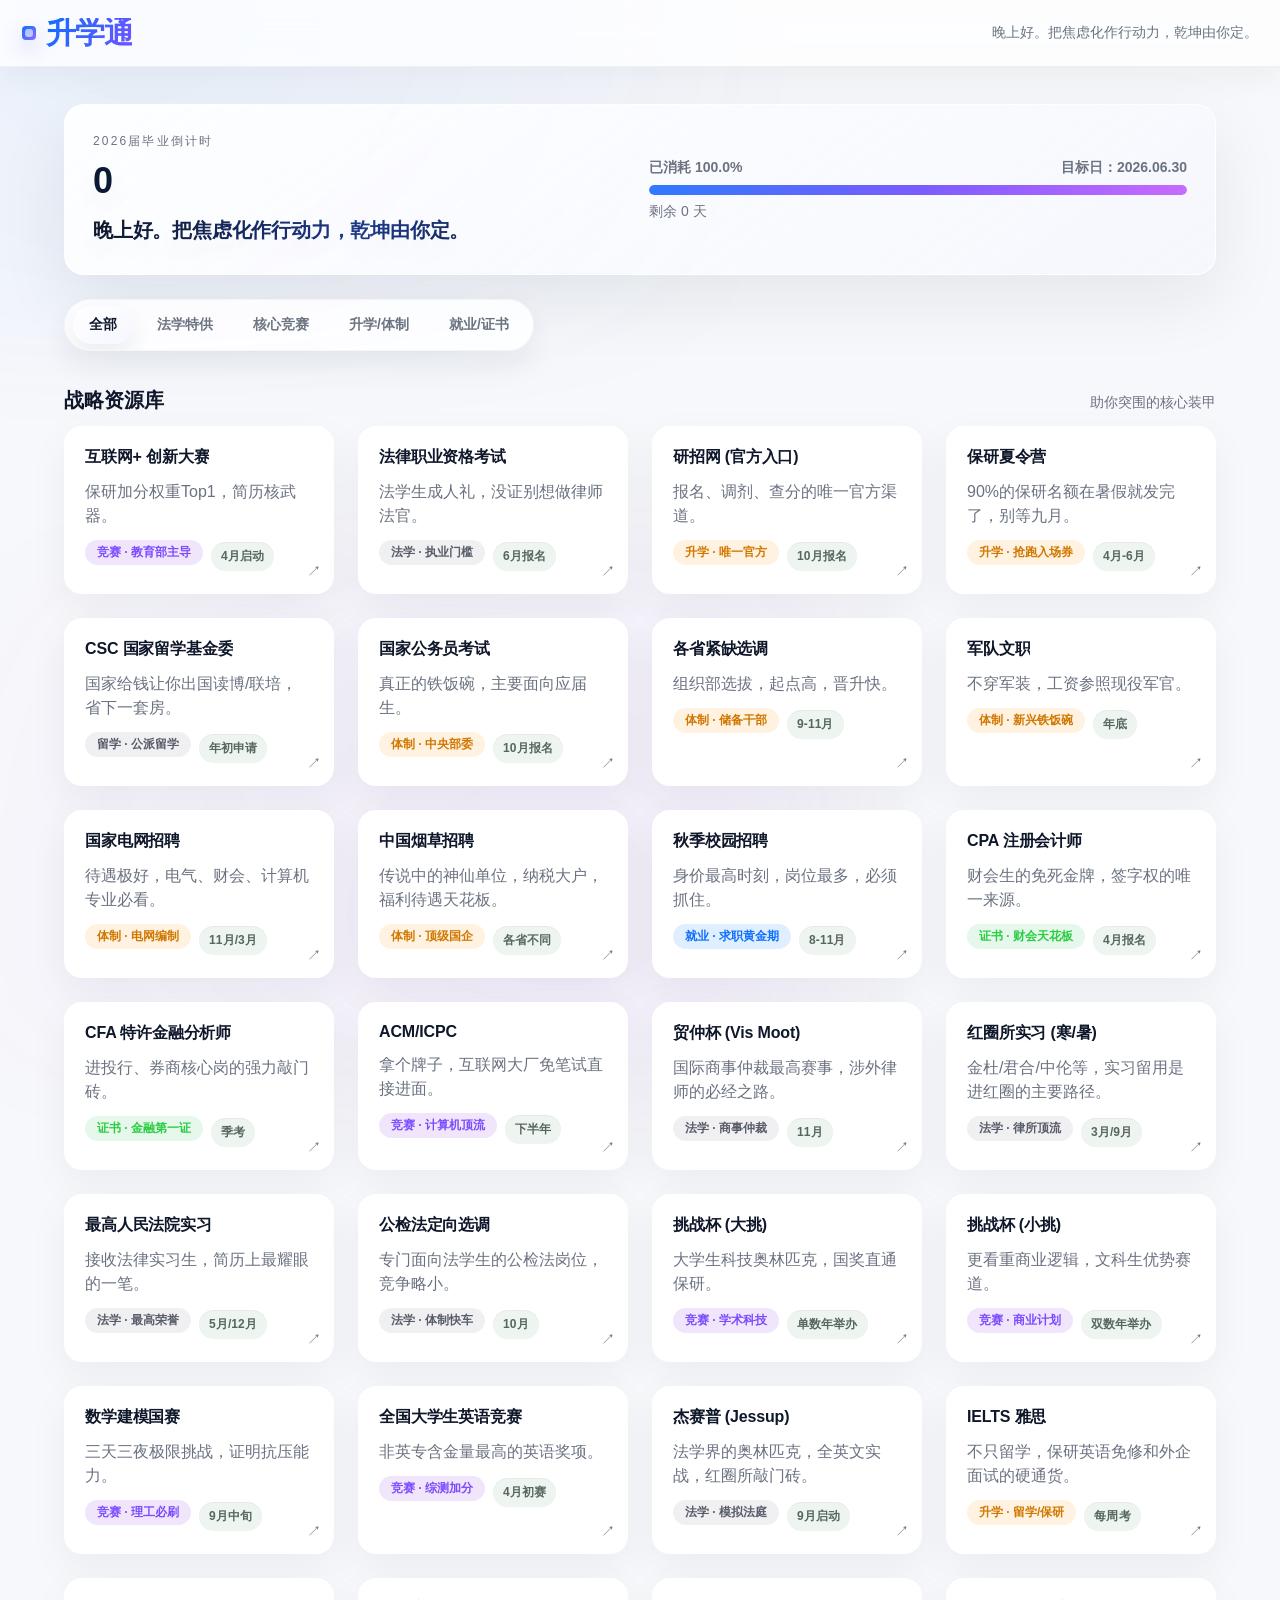
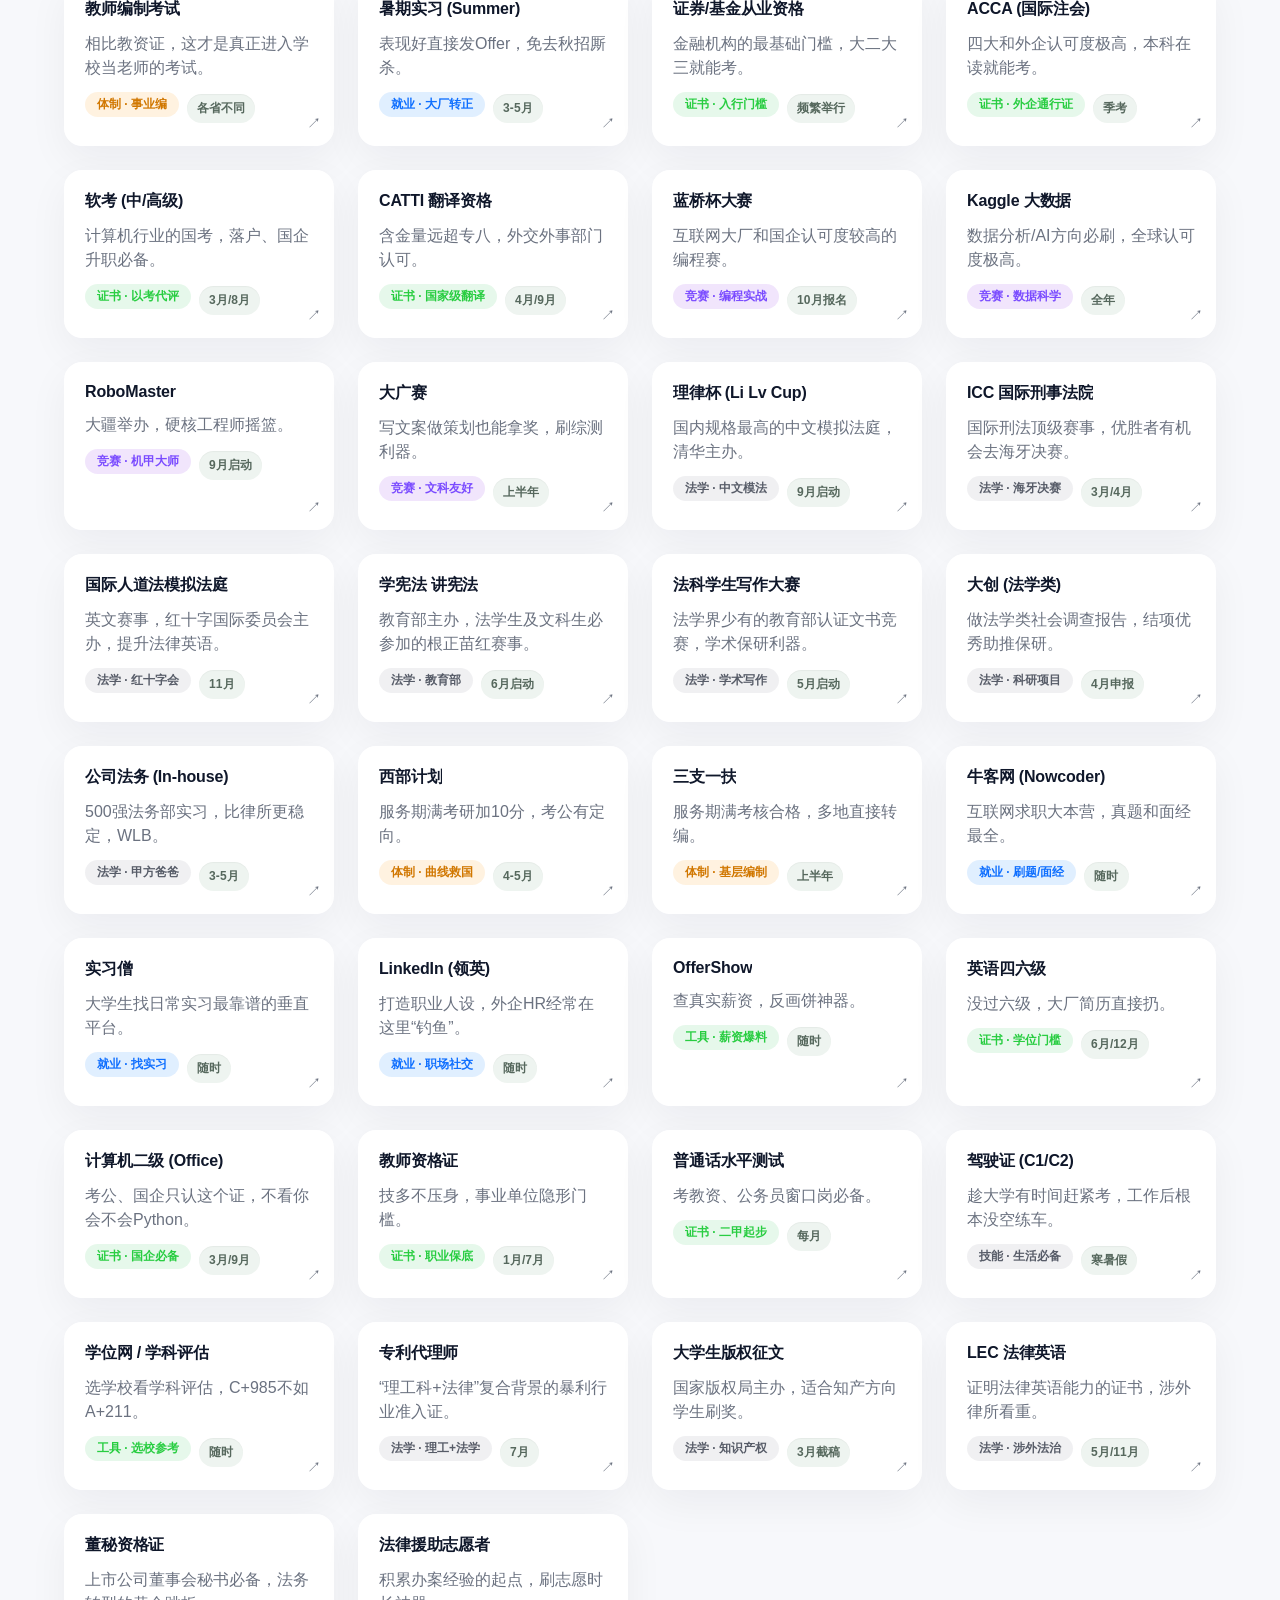
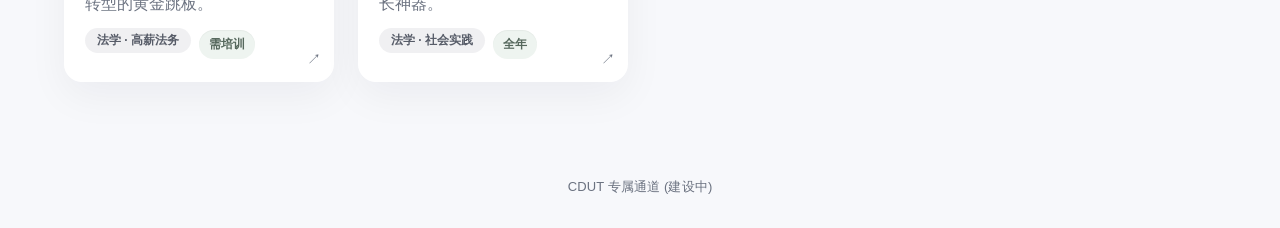
<file: 升学通 - 副本/index.html>
<!DOCTYPE html>
<html lang="zh-CN">
<head>
  <meta charset="UTF-8">
  <meta name="viewport" content="width=device-width, initial-scale=1.0">
  <title>升学通 | Shengxuetong</title>
  <link rel="stylesheet" href="style.css">
</head>
<body>
  <header class="top-nav">
    <div class="logo">
      <span class="logo-mark" aria-hidden="true"></span>
      <span class="logo-text">升学通</span>
    </div>
    <div class="date" id="current-date"></div>
  </header>

  <main>
    <section class="hero">
      <div class="hero-text">
        <p class="eyebrow">2026届毕业倒计时</p>
        <h1 id="countdown-text">--</h1>
        <p class="vision">别让倒计时定义你，去定义你的倒计时。</p>
      </div>
      <div class="progress">
        <div class="progress-header">
          <span id="progress-left">已消耗 --</span>
          <span id="progress-right">目标日：2026.06.30</span>
        </div>
        <div class="progress-bar">
          <div class="progress-fill" id="progress-fill"></div>
        </div>
        <div class="progress-meta" id="progress-meta">—</div>
      </div>
    </section>

    <section class="filters">
      <div class="segmented" id="filter-group">
        <button class="seg-btn active" data-filter="all">全部</button>
        <button class="seg-btn" data-filter="law">法学特供</button>
        <button class="seg-btn" data-filter="competitions">核心竞赛</button>
        <button class="seg-btn" data-filter="gradgov">升学/体制</button>
        <button class="seg-btn" data-filter="career">就业/证书</button>
      </div>
    </section>

    <section class="grid-section">
      <div class="section-header">
        <h2>战略资源库</h2>
        <p class="subtle">助你突围的核心装甲</p>
      </div>
      <div id="grid-container" class="grid"></div>
    </section>
  </main>

  <footer class="footer">
    <span>CDUT 专属通道 (建设中)</span>
  </footer>

  <div id="toast" class="toast hidden"></div>

  <script src="data.js"></script>
  <script src="script.js"></script>
</body>
</html>
</file>
<file: 升学通 - 副本/style.css>
/* Base tokens */
:root {
  --bg: #f7f8fb;
  --card-bg: #ffffff;
  --text: #0f172a;
  --subtext: #6b7280;
  --border: #e6e8ee;
  --shadow: 0 14px 40px rgba(15, 23, 42, 0.06);
  --purple: #7f7aa3;
  --blue: #7da0c4;
  --green: #8ba58c;
  --orange: #d18d6c;
  --gray: #a9adb8;
}

*,
*::before,
*::after {
  box-sizing: border-box;
}

body {
  margin: 0;
  font-family: "SF Pro Display", -apple-system, BlinkMacSystemFont, "Inter", "Segoe UI", sans-serif;
  background: var(--bg);
  color: var(--text);
  -webkit-font-smoothing: antialiased;
  position: relative;
}

body::before,
body::after {
  content: "";
  position: fixed;
  inset: -20% -10% auto;
  height: 60vh;
  width: 70vw;
  background: radial-gradient(circle at 30% 30%, rgba(0, 114, 255, 0.18), rgba(0, 114, 255, 0));
  filter: blur(60px);
  z-index: -1;
  opacity: 0.32;
  animation: floatGlow 20s ease-in-out infinite alternate;
  pointer-events: none;
}

body::after {
  inset: auto -5% -20%;
  background: radial-gradient(circle at 70% 70%, rgba(138, 43, 226, 0.2), rgba(138, 43, 226, 0));
  opacity: 0.28;
  animation-duration: 22s;
}

@keyframes floatGlow {
  0% {
    transform: translate3d(-10px, 0, 0) scale(1);
  }
  50% {
    transform: translate3d(12px, -8px, 0) scale(1.05);
  }
  100% {
    transform: translate3d(-6px, 10px, 0) scale(1.08);
  }
}

a {
  color: inherit;
  text-decoration: none;
}

/* Navigation */
.top-nav {
  position: fixed;
  top: 0;
  left: 0;
  right: 0;
  z-index: 10;
  display: flex;
  align-items: center;
  justify-content: space-between;
  padding: 18px 22px;
  background: rgba(255, 255, 255, 0.72);
  backdrop-filter: blur(20px) saturate(140%);
  border-bottom: 1px solid rgba(0, 0, 0, 0.05);
  box-shadow: 0 14px 28px rgba(15, 23, 42, 0.04);
}

.logo {
  display: inline-flex;
  align-items: center;
  gap: 10px;
  font-weight: 900;
  letter-spacing: -0.04em;
  font-size: clamp(1.4rem, 2vw + 1rem, 1.85rem);
  line-height: 1;
}

.logo-text {
  background: linear-gradient(120deg, #0f6fff, #6f53ff);
  -webkit-background-clip: text;
  -webkit-text-fill-color: transparent;
  text-transform: none;
}

.logo-mark {
  width: 14px;
  height: 14px;
  border-radius: 4px;
  background: linear-gradient(135deg, #0f6fff, #8f6bff);
  box-shadow: 0 8px 20px rgba(111, 83, 255, 0.28);
  position: relative;
}

.logo-mark::after {
  content: "";
  position: absolute;
  inset: 3px;
  border-radius: 3px;
  background: #fff;
  opacity: 0.6;
}

.date {
  color: var(--subtext);
  font-size: 14px;
}

main {
  padding: 124px 18px 72px;
  max-width: 1200px;
  margin: 0 auto;
}

/* Hero */
.hero {
  background: linear-gradient(145deg, rgba(255, 255, 255, 0.9), rgba(245, 247, 255, 0.72));
  border: 1px solid rgba(255, 255, 255, 0.8);
  border-radius: 20px;
  box-shadow: 0 24px 70px rgba(15, 23, 42, 0.08);
  padding: 28px;
  display: grid;
  gap: 18px;
}

.eyebrow {
  text-transform: uppercase;
  letter-spacing: 0.18em;
  color: var(--subtext);
  font-size: 12px;
  margin: 0 0 10px;
}

h1 {
  margin: 0;
  font-size: clamp(2.6rem, 4vw, 3.4rem);
  letter-spacing: -0.04em;
  font-family: "SFMono-Regular", "JetBrains Mono", "Menlo", "Fira Code", "Inter", sans-serif;
  color: #0b1a33;
  text-shadow: 0 10px 24px rgba(15, 23, 42, 0.08);
}

.vision {
  margin: 12px 0 0;
  font-size: clamp(1.05rem, 1vw + 0.95rem, 1.25rem);
  font-weight: 700;
  letter-spacing: -0.01em;
  line-height: 1.6;
  color: #111827;
  background: linear-gradient(120deg, #0f172a 0%, #1e3a8a 50%, #0f172a 100%);
  -webkit-background-clip: text;
  -webkit-text-fill-color: transparent;
  text-shadow: 0 12px 24px rgba(15, 23, 42, 0.06);
  opacity: 0;
  animation: mantraReveal 0.6s ease-out 0.12s forwards;
}

.progress {
  display: flex;
  flex-direction: column;
  gap: 8px;
}

.progress-header {
  display: flex;
  align-items: center;
  justify-content: space-between;
  color: var(--subtext);
  font-size: 14px;
  font-weight: 600;
}

.progress-bar {
  width: 100%;
  height: 10px;
  background: linear-gradient(90deg, #eef1f7 0%, #e6e9f1 100%);
  border-radius: 100px;
  overflow: hidden;
  box-shadow: inset 0 1px 2px rgba(0, 0, 0, 0.04);
}

.progress-fill {
  height: 100%;
  width: 0;
  border-radius: 100px;
  background: linear-gradient(120deg, #2e7bff, #7a5bff, #c96bff);
  transition: width 1.6s cubic-bezier(0.25, 0.8, 0.25, 1);
  box-shadow: 0 8px 18px rgba(114, 98, 255, 0.35);
}

.progress-meta {
  color: var(--subtext);
  font-size: 14px;
}

/* Grid */
.grid-section {
  margin-top: 36px;
}

.filters {
  margin: 24px 0 12px;
}

.segmented {
  display: inline-flex;
  gap: 8px;
  padding: 6px 8px;
  background: rgba(255, 255, 255, 0.82);
  border: 1px solid rgba(0, 0, 0, 0.03);
  border-radius: 999px;
  box-shadow: 0 12px 32px rgba(15, 23, 42, 0.08);
  overflow: hidden;
}

.seg-btn {
  border: none;
  background: transparent;
  color: var(--subtext);
  padding: 10px 16px;
  border-radius: 999px;
  font-weight: 600;
  font-size: 14px;
  cursor: pointer;
  transition: background 180ms ease, color 180ms ease, box-shadow 180ms ease;
}

.seg-btn.active {
  background: linear-gradient(145deg, #ffffff, #f5f7ff);
  color: var(--text);
  box-shadow: 0 10px 22px rgba(15, 23, 42, 0.08);
}

.section-header {
  display: flex;
  align-items: baseline;
  justify-content: space-between;
  gap: 8px;
  margin-bottom: 12px;
}

.section-header h2 {
  margin: 0;
  font-size: 20px;
}

.subtle {
  margin: 0;
  color: var(--subtext);
  font-size: 14px;
}

.grid {
  display: grid;
  grid-template-columns: repeat(1, minmax(0, 1fr));
  gap: 24px;
  transition: opacity 180ms ease, transform 180ms ease;
  margin-top: 10px;
}

.grid.fade-out {
  opacity: 0;
  transform: translateY(6px);
}

.grid.fade-in {
  opacity: 1;
  transform: translateY(0);
}

/* Card */
.card {
  background: var(--card-bg);
  border: 1px solid rgba(255, 255, 255, 0.8);
  border-radius: 18px;
  box-shadow: 0 14px 40px rgba(15, 23, 42, 0.05);
  padding: 20px;
  display: flex;
  flex-direction: column;
  gap: 12px;
  transition: transform 240ms cubic-bezier(0.25, 0.8, 0.25, 1), box-shadow 240ms cubic-bezier(0.25, 0.8, 0.25, 1), border-color 200ms ease;
  cursor: pointer;
  position: relative;
  opacity: 0;
  animation: slideUpFade 320ms ease forwards;
}

.card:hover {
  transform: translateY(-6px);
  box-shadow: 0 22px 60px rgba(74, 85, 104, 0.12), 0 12px 30px rgba(91, 115, 175, 0.12);
  border-color: rgba(15, 111, 255, 0.12);
}

.card-top {
  display: flex;
  align-items: center;
  justify-content: space-between;
  gap: 8px;
}

.title {
  margin: 0;
  font-size: 16px;
  font-weight: 700;
  overflow: hidden;
  white-space: nowrap;
  text-overflow: ellipsis;
  letter-spacing: -0.01em;
}

.desc {
  margin: 0;
  color: var(--subtext);
  line-height: 1.5;
}

.meta {
  display: flex;
  align-items: center;
  gap: 8px;
  flex-wrap: wrap;
  font-size: 13px;
  color: var(--subtext);
  font-weight: 600;
}

.pill {
  display: inline-flex;
  align-items: center;
  gap: 6px;
  padding: 6px 10px;
  border-radius: 100px;
  font-weight: 600;
  font-size: 12px;
  letter-spacing: 0.1px;
  box-shadow: inset 0 1px 1px rgba(0, 0, 0, 0.04);
}

.pill.tier {
  background: #f2f1f7;
  color: #4b4768;
}

.pill.time {
  background: #eef4f0;
  color: #56685d;
}

.tag {
  display: inline-block;
  padding: 4px 12px;
  font-size: 0.75rem;
  font-weight: 600;
  border-radius: 100px;
  margin-bottom: 8px;
}

.tag-purple {
  background: rgba(138, 43, 226, 0.12);
  color: #7a4bff;
}

.tag-blue {
  background: rgba(0, 122, 255, 0.12);
  color: #0f6fff;
}

.tag-orange {
  background: rgba(255, 149, 0, 0.12);
  color: #d17700;
}

.tag-green {
  background: rgba(52, 199, 89, 0.12);
  color: #28cd41;
}

.tag-gray {
  background: rgba(169, 173, 184, 0.18);
  color: #575c68;
}

.external {
  position: absolute;
  right: 12px;
  bottom: 12px;
  color: var(--subtext);
  font-size: 14px;
}

.footer {
  text-align: center;
  padding: 24px 16px 32px;
  color: var(--subtext);
  font-size: 13px;
  letter-spacing: 0.01em;
}

/* Responsive */
@media (min-width: 768px) {
  .hero {
    grid-template-columns: 1fr 1fr;
    align-items: center;
  }

  h1 {
    font-size: 36px;
  }

  .grid {
    grid-template-columns: repeat(2, minmax(0, 1fr));
  }
}

@media (min-width: 1024px) {
  main {
    padding: 104px 24px 72px;
  }

  .grid {
    grid-template-columns: repeat(3, minmax(0, 1fr));
  }
}

@media (max-width: 768px) {
  main {
    padding: 112px 18px 64px;
  }

  .top-nav {
    padding: 14px 16px;
  }

  .logo {
    font-size: clamp(1.2rem, 6vw, 1.6rem);
  }

  .date {
    font-size: 12px;
  }

  .grid {
    grid-template-columns: 1fr;
  }

  .card {
    padding: 20px;
  }

  .segmented {
    width: 100%;
    justify-content: space-between;
    gap: 6px;
    flex-wrap: wrap;
  }

  .seg-btn {
    flex: 1 1 auto;
    text-align: center;
    padding: 10px 12px;
  }

  h1 {
    font-size: clamp(2.2rem, 8vw, 2.8rem);
  }
}

.footer span {
  position: relative;
  display: inline-block;
  cursor: default;
}

.footer span::after {
  content: "Feature under construction";
  position: absolute;
  left: 50%;
  bottom: 140%;
  transform: translateX(-50%);
  background: #000;
  color: #fff;
  padding: 6px 10px;
  border-radius: 4px;
  font-size: 12px;
  opacity: 0;
  pointer-events: none;
  white-space: nowrap;
  transition: opacity 160ms ease, transform 160ms ease;
}

.footer span:hover::after {
  opacity: 1;
  transform: translateX(-50%) translateY(-2px);
}

@keyframes slideUpFade {
  0% {
    opacity: 0;
    transform: translateY(20px);
  }
  100% {
    opacity: 1;
    transform: translateY(0);
  }
}

@keyframes mantraReveal {
  from {
    opacity: 0;
    transform: translateY(6px);
    filter: blur(2px);
  }
  to {
    opacity: 1;
    transform: translateY(0);
    filter: blur(0);
  }
}

.toast {
  position: fixed;
  top: 16px;
  left: 50%;
  transform: translateX(-50%) translateY(-10px);
  background: rgba(0, 0, 0, 0.82);
  color: #fff;
  padding: 10px 14px;
  border-radius: 999px;
  font-size: 13px;
  box-shadow: 0 10px 30px rgba(0, 0, 0, 0.15);
  transition: opacity 160ms ease, transform 200ms ease;
  z-index: 20;
}

.toast.hidden {
  opacity: 0;
  pointer-events: none;
  transform: translateX(-50%) translateY(-10px);
}

.toast.show {
  opacity: 1;
  transform: translateX(-50%) translateY(0);
}

@media (min-width: 1280px) {
  .grid {
    grid-template-columns: repeat(4, minmax(0, 1fr));
  }
}
</file>
